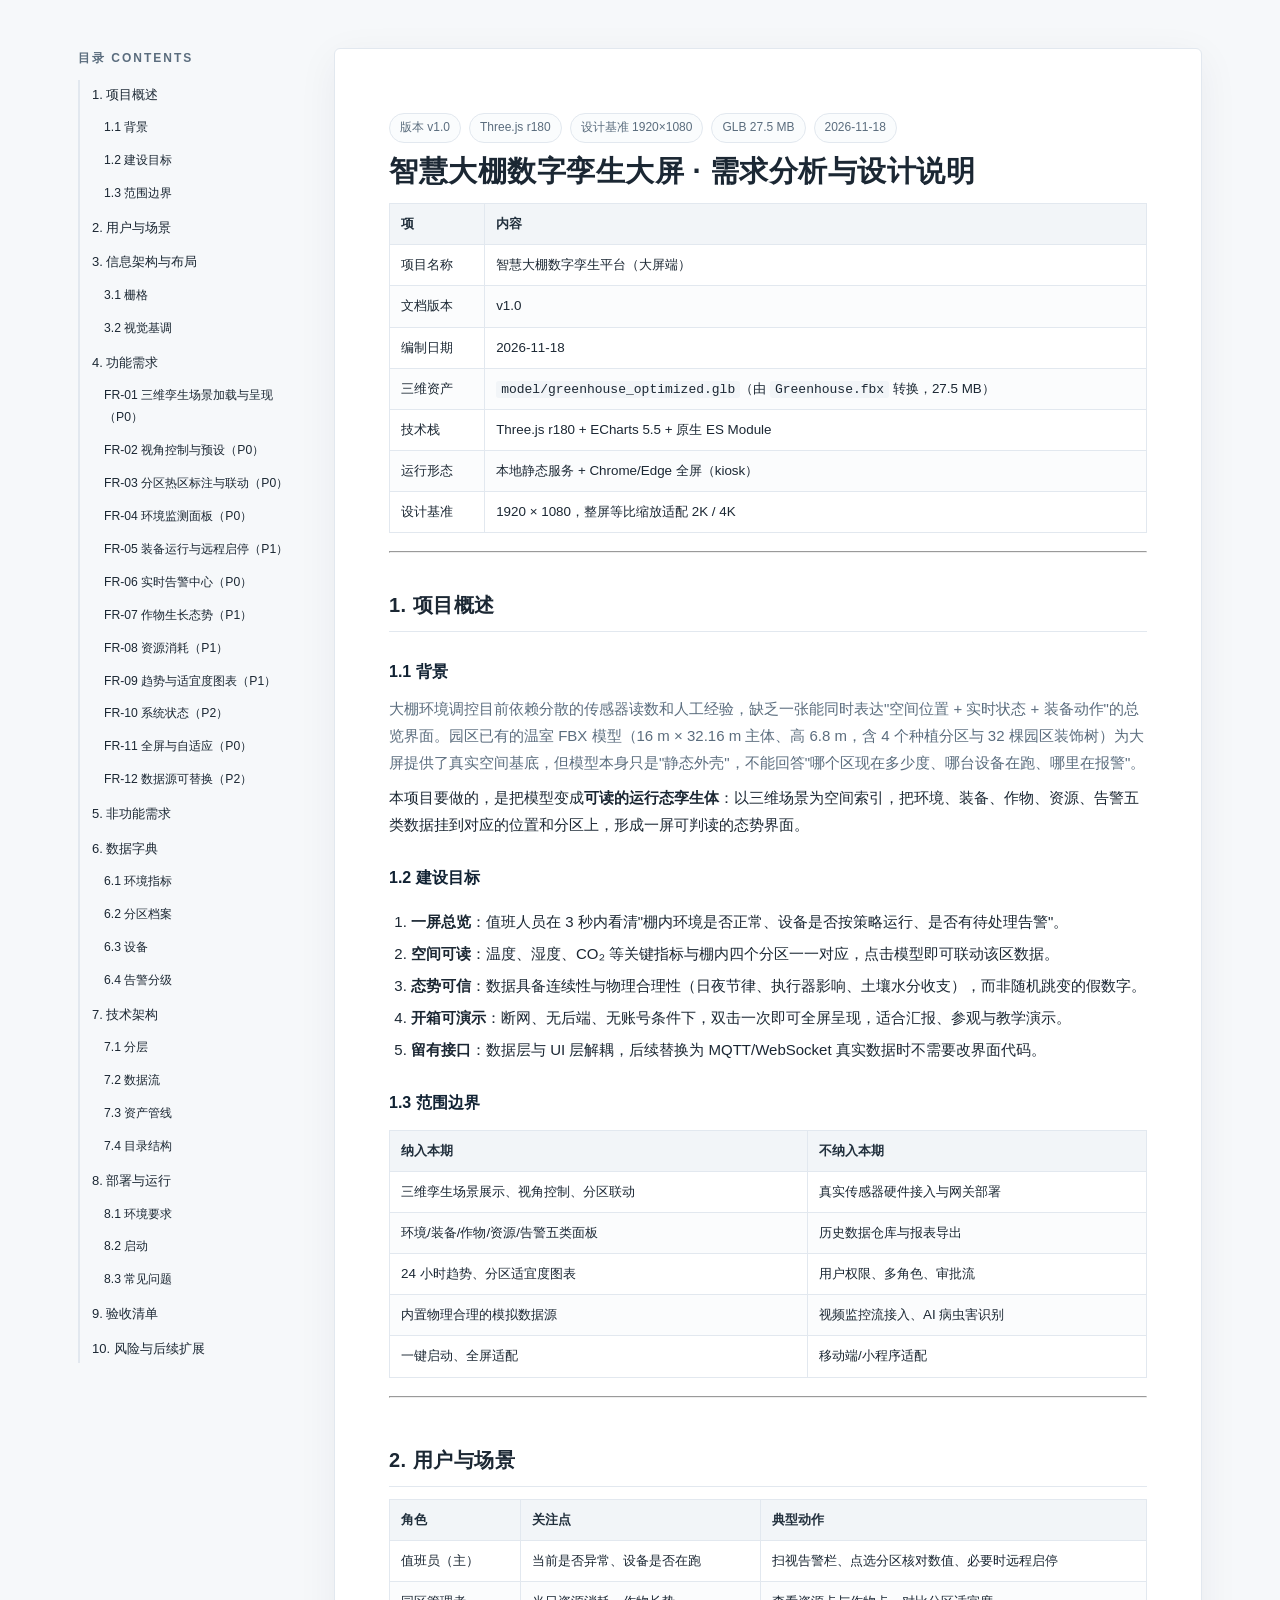
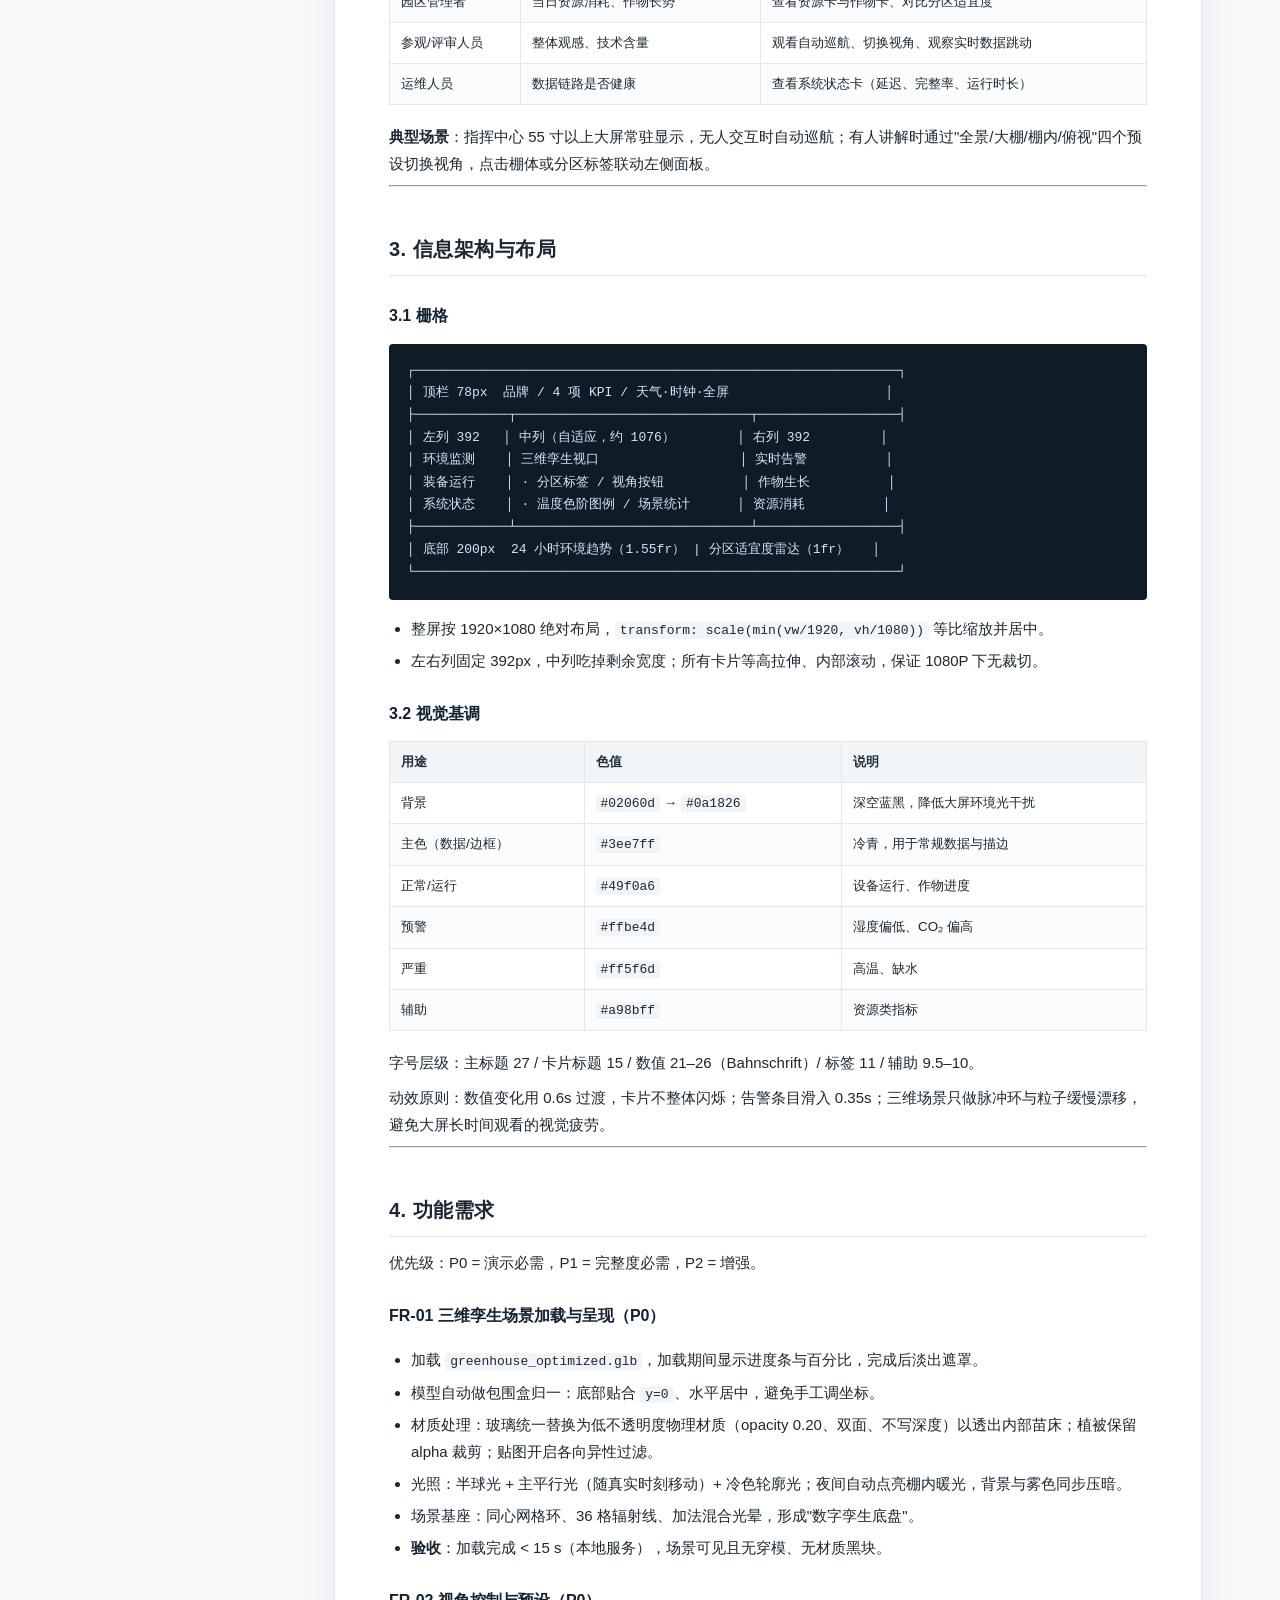
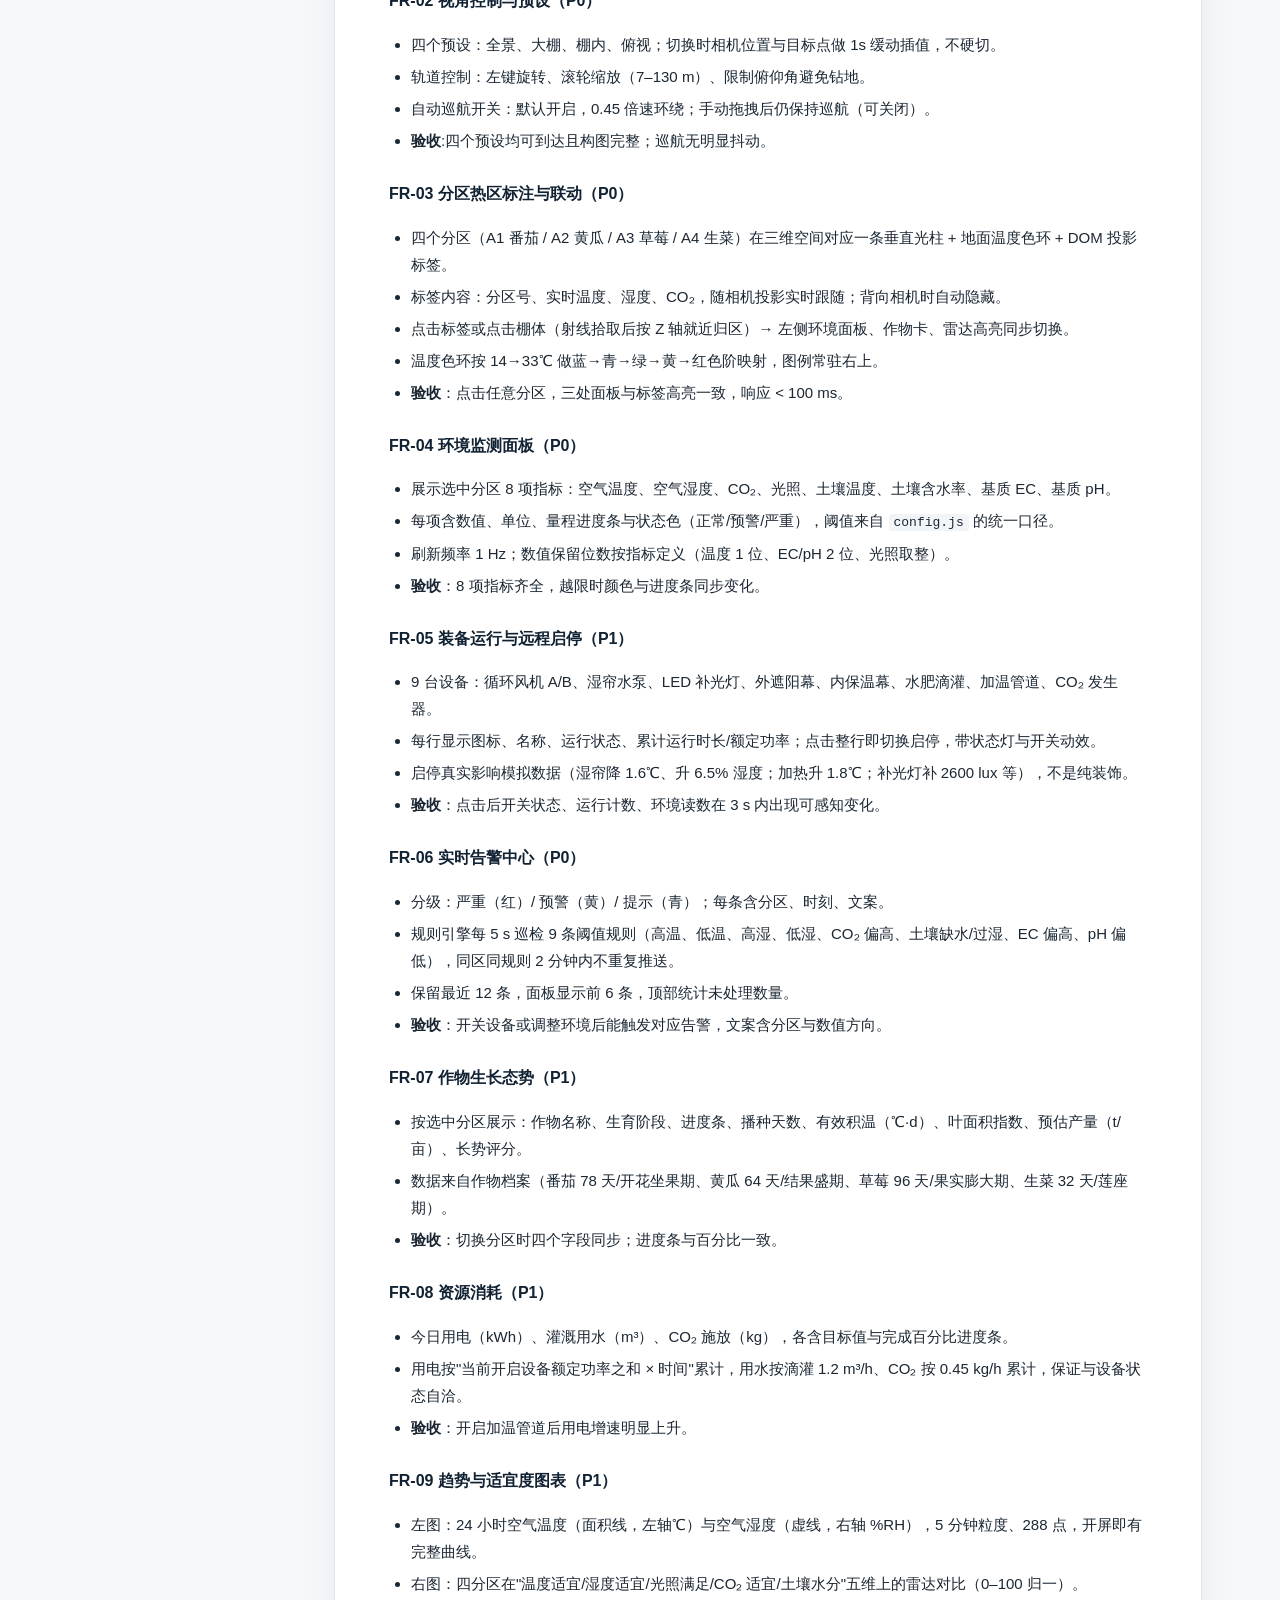
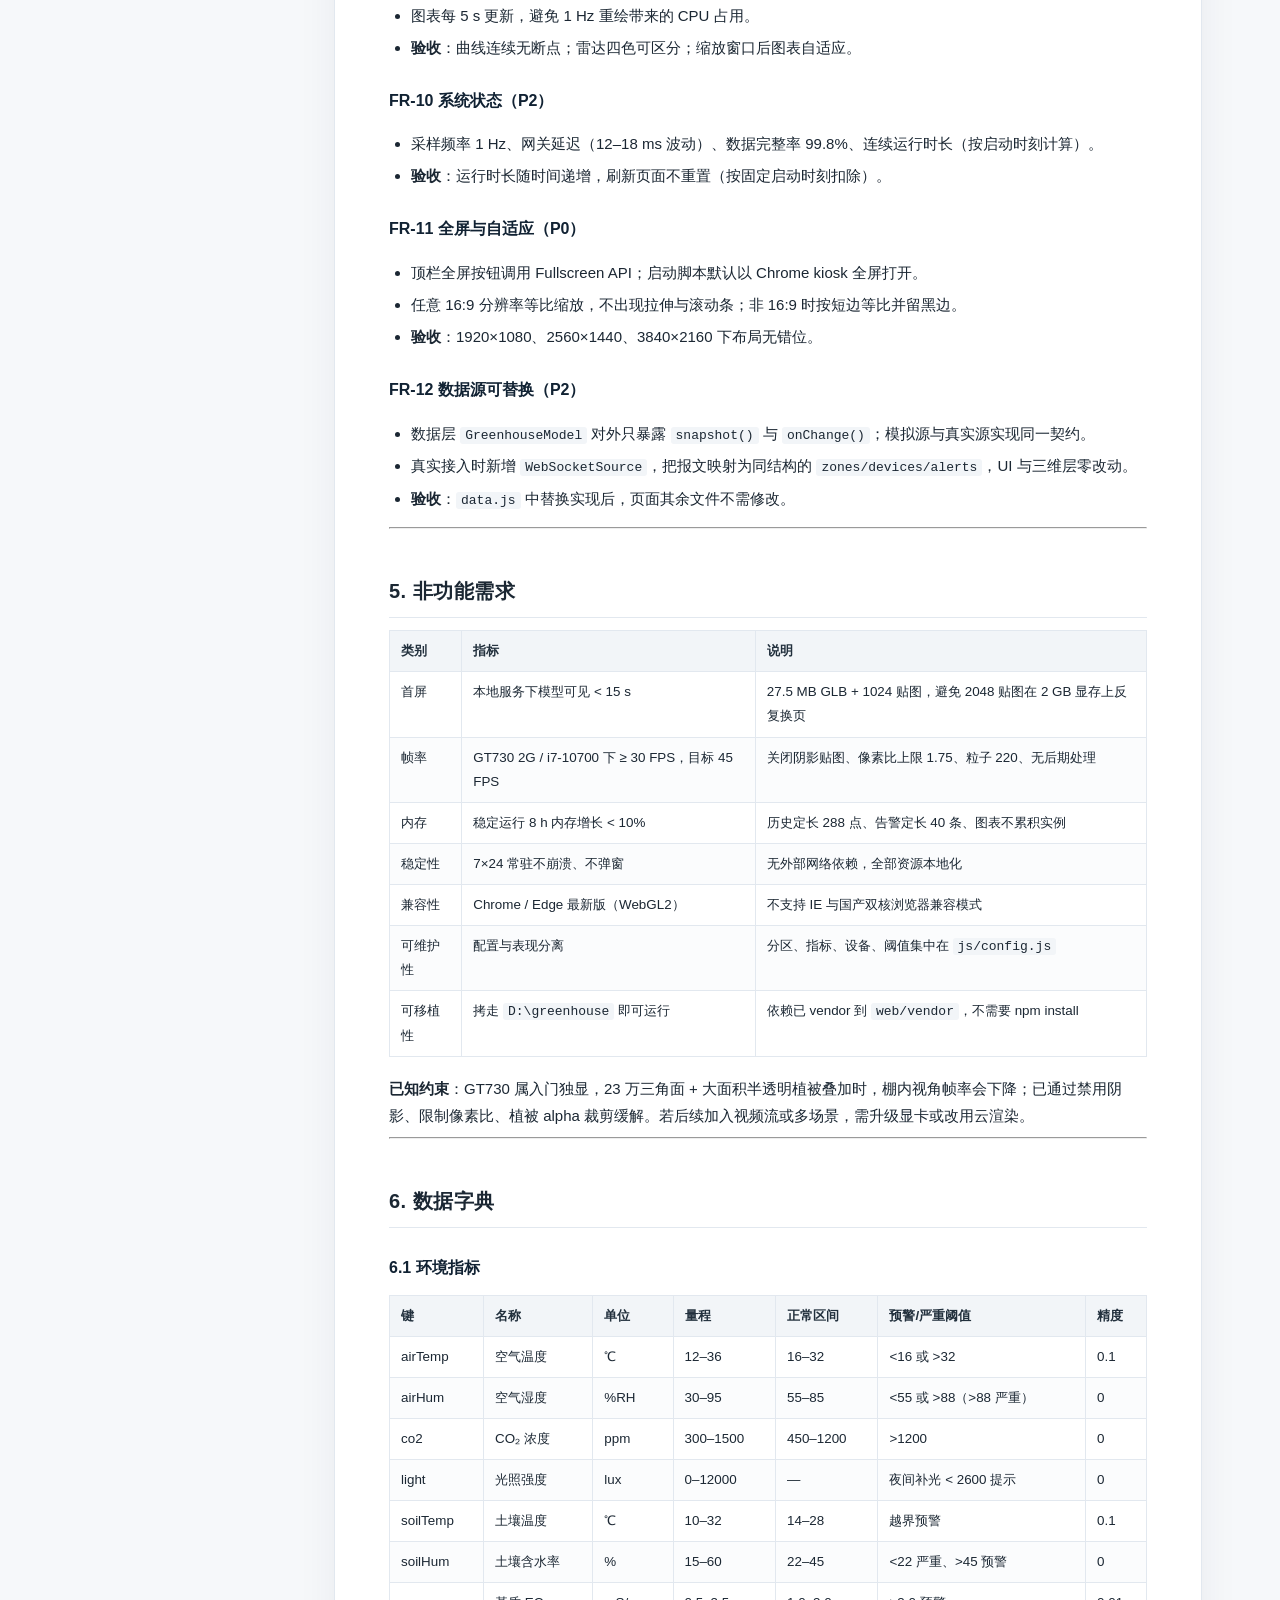
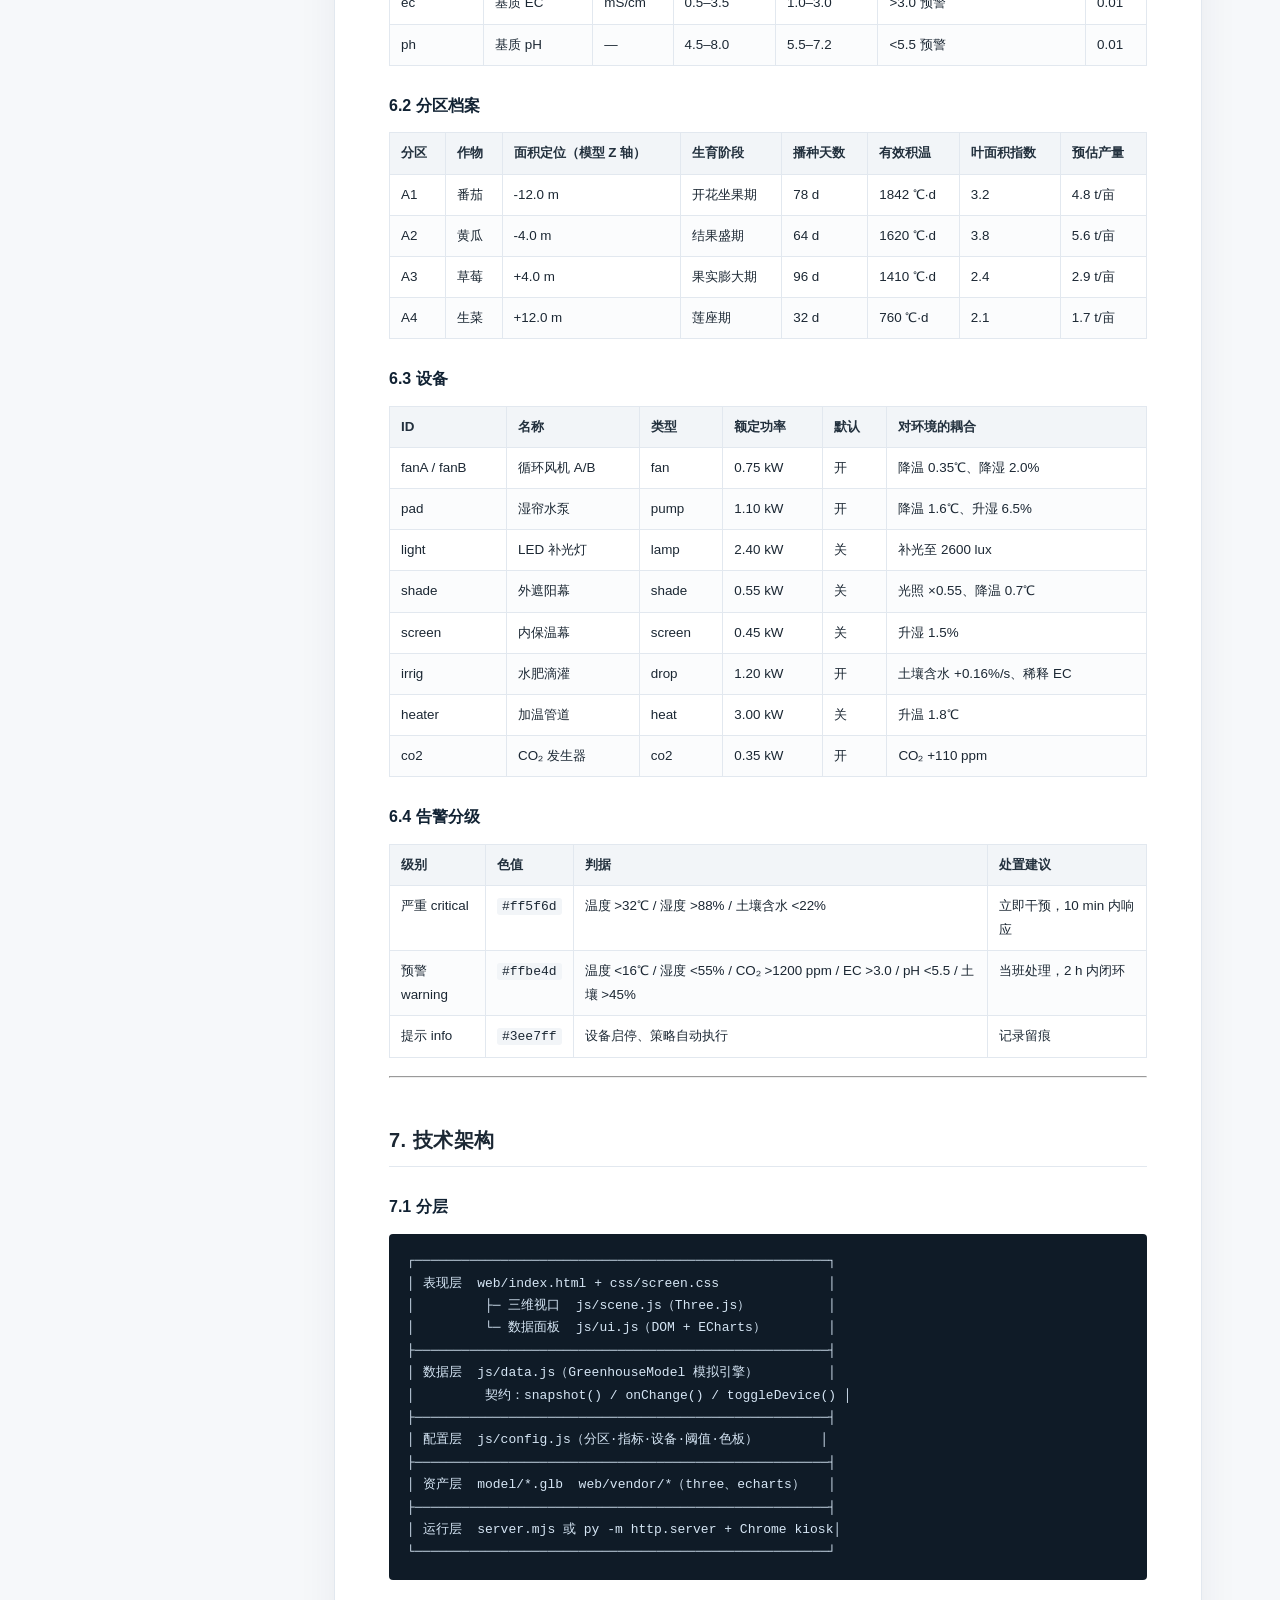
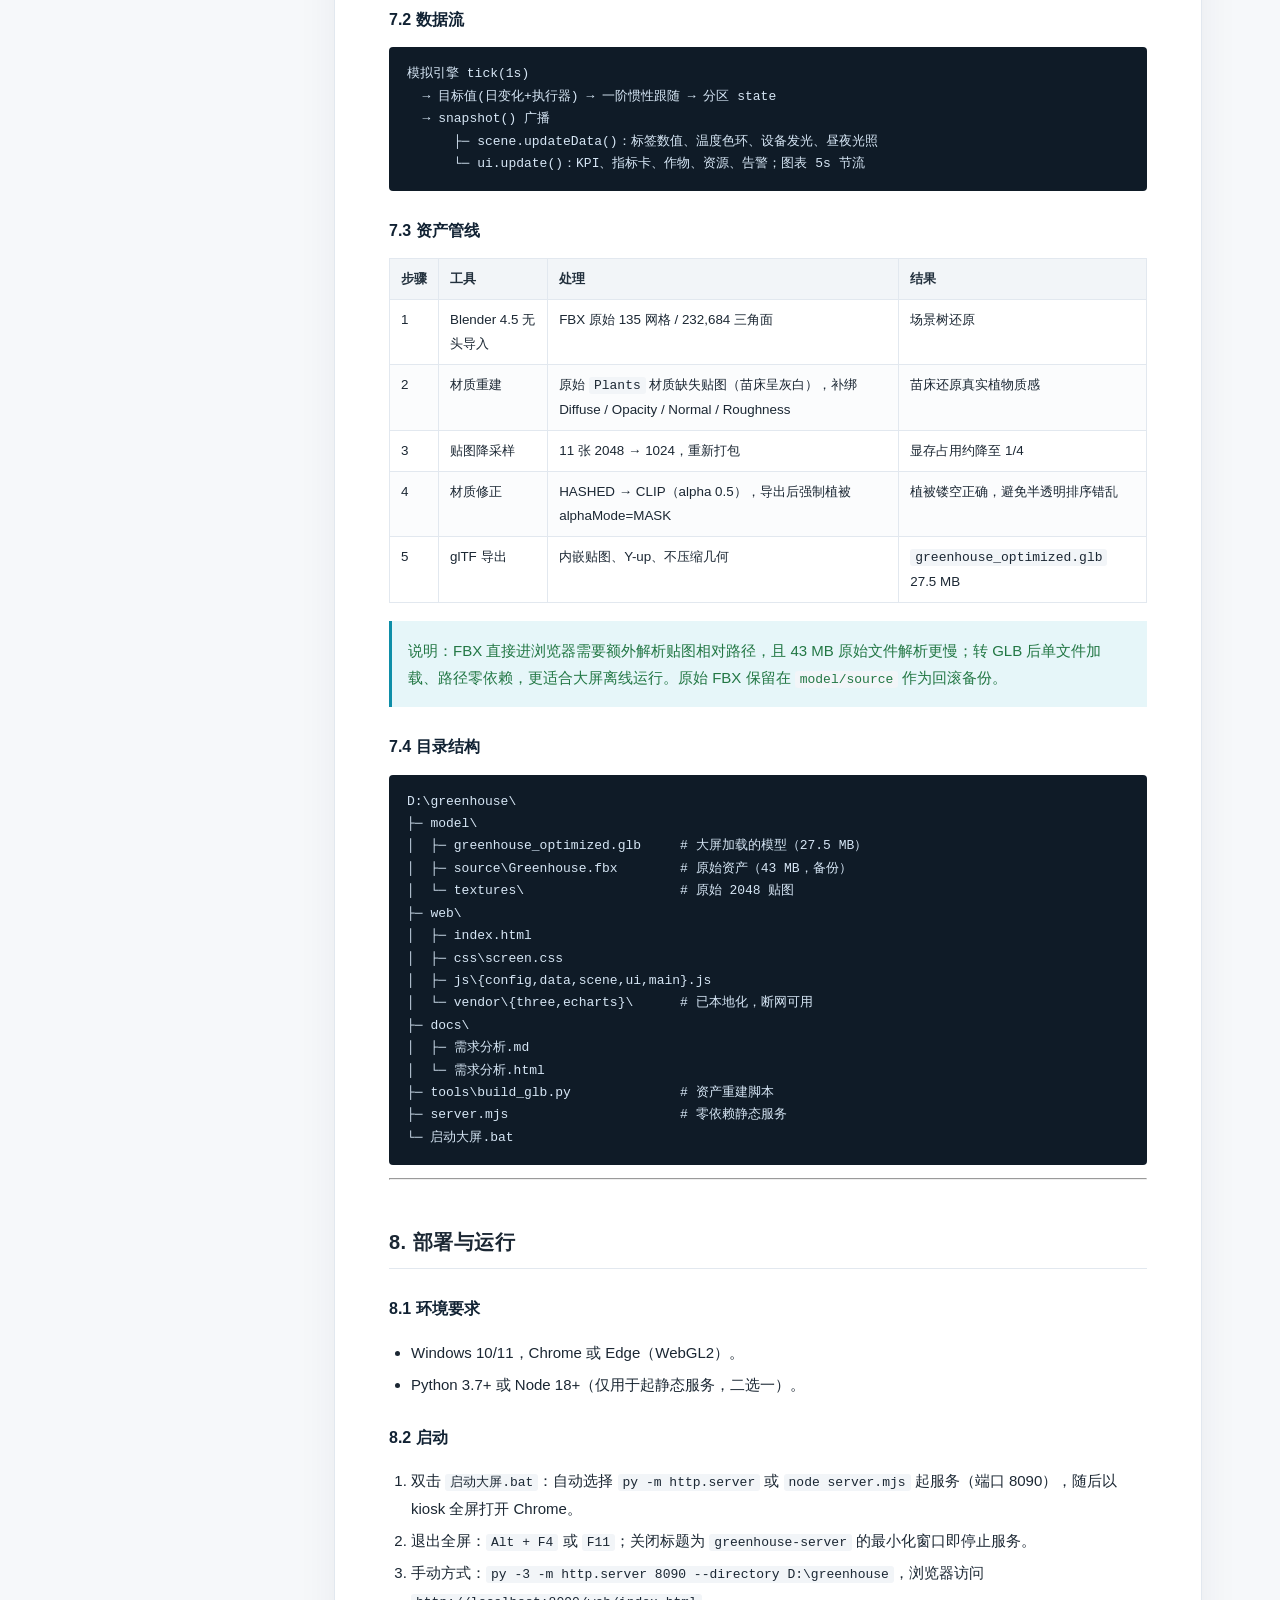
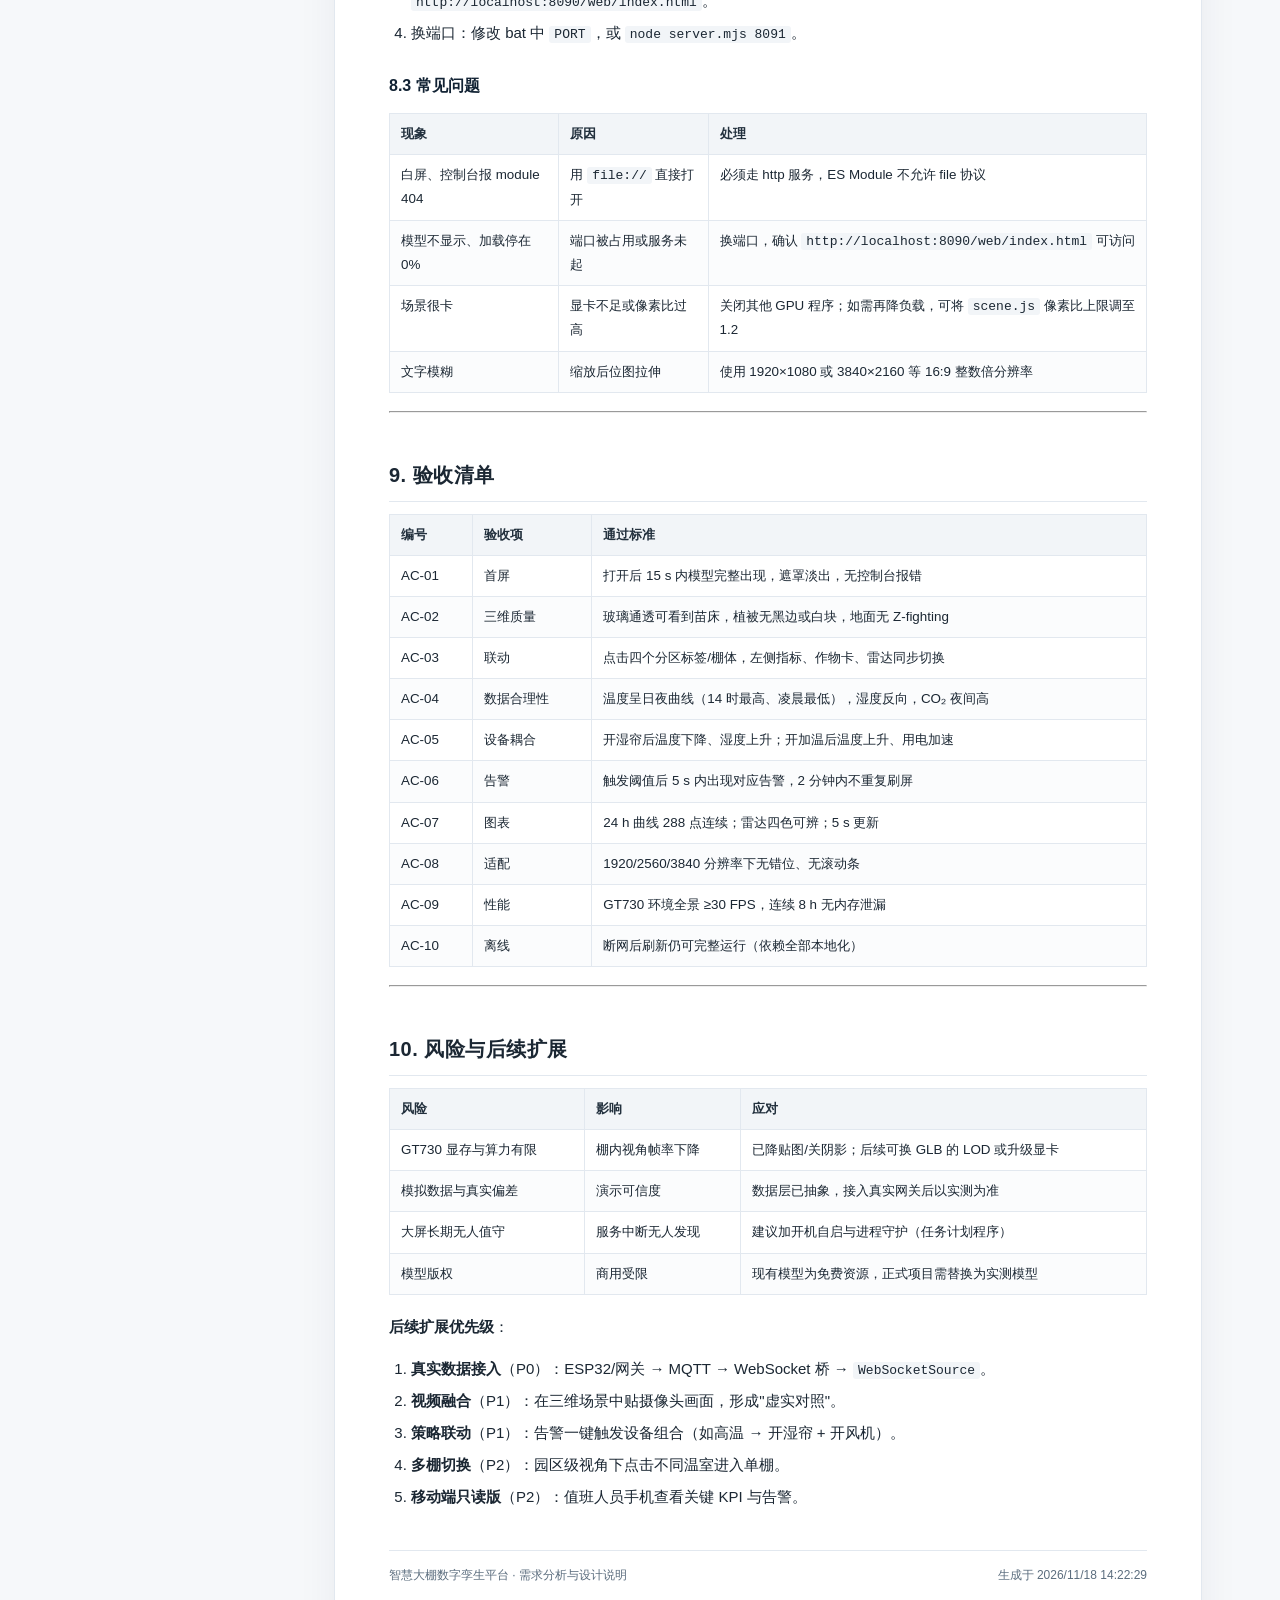
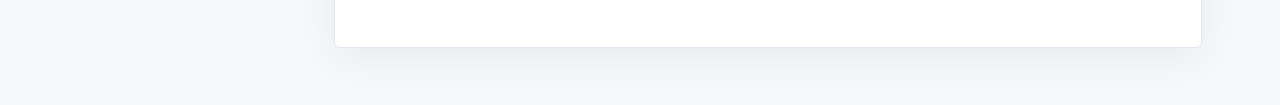
<file: docs/需求分析.html>
<!DOCTYPE html>
<html lang="zh-CN">
<head>
<meta charset="UTF-8" />
<meta name="viewport" content="width=device-width, initial-scale=1" />
<title>智慧大棚数字孪生大屏 · 需求分析与设计说明</title>
<style>
  :root {
    --ink: #1b2733; --dim: #5b6d7e; --line: #e2e8ef;
    --accent: #0e8ea8; --accent-soft: #e6f6f9; --bg: #f6f8fa;
  }
  * { box-sizing: border-box; }
  body {
    margin: 0; background: var(--bg); color: var(--ink);
    font-family: "Microsoft YaHei", "PingFang SC", "Segoe UI", sans-serif;
    font-size: 15px; line-height: 1.8;
  }
  .wrap { max-width: 1180px; margin: 0 auto; padding: 48px 28px 80px; display: grid; grid-template-columns: 220px 1fr; gap: 36px; }
  .toc { position: sticky; top: 28px; align-self: start; font-size: 13px; }
  .toc h3 { font-size: 12px; letter-spacing: 2px; color: var(--dim); font-weight: 600; margin: 0 0 10px; }
  .toc ul { list-style: none; margin: 0; padding: 0; border-left: 2px solid var(--line); }
  .toc li { padding: 3px 0 3px 12px; }
  .toc li.lv3 { padding-left: 24px; font-size: 12.2px; color: var(--dim); }
  .toc a { color: var(--ink); text-decoration: none; }
  .toc a:hover { color: var(--accent); }
  .doc { background: #fff; border: 1px solid var(--line); border-radius: 6px; padding: 46px 54px 60px; box-shadow: 0 10px 40px rgba(20,40,60,.06); min-width: 0; }
  h1 { font-size: 29px; line-height: 1.4; margin: 0 0 8px; letter-spacing: .5px; }
  h1 + p, .doc > p:first-of-type { color: var(--dim); }
  h2 { font-size: 20px; margin: 44px 0 12px; padding-bottom: 8px; border-bottom: 1px solid var(--line); letter-spacing: .5px; }
  h2:first-of-type { margin-top: 34px; }
  h3 { font-size: 16px; margin: 26px 0 8px; color: #123; }
  h4 { font-size: 14.5px; margin: 18px 0 6px; }
  p { margin: 8px 0; }
  table { width: 100%; border-collapse: collapse; margin: 12px 0 18px; font-size: 13.4px; }
  th, td { border: 1px solid var(--line); padding: 8px 11px; text-align: left; vertical-align: top; }
  th { background: #f2f5f8; font-weight: 600; color: #22303d; white-space: nowrap; }
  tr:nth-child(even) td { background: #fbfcfd; }
  code { background: #f2f5f8; padding: 1px 5px; border-radius: 3px; font-family: Consolas, monospace; font-size: 13px; }
  pre { background: #0f1b27; color: #d6e6f5; padding: 16px 18px; border-radius: 4px; overflow: auto; font-size: 12.6px; line-height: 1.7; }
  pre code { background: none; padding: 0; color: inherit; }
  blockquote { margin: 12px 0; padding: 8px 16px; border-left: 3px solid var(--accent); background: var(--accent-soft); color: #274; }
  ul, ol { padding-left: 22px; }
  li { margin: 5px 0; }
  .meta-chips { display: flex; flex-wrap: wrap; gap: 8px; margin: 18px 0 8px; }
  .chip { font-size: 12px; padding: 3px 10px; border: 1px solid var(--line); border-radius: 99px; color: var(--dim); background: #fafcfd; }
  .foot { margin-top: 40px; padding-top: 14px; border-top: 1px solid var(--line); font-size: 12px; color: var(--dim); display: flex; justify-content: space-between; }
  @media print {
    body { background: #fff; font-size: 11.5pt; }
    .toc { display: none; }
    .wrap { display: block; max-width: none; padding: 0; }
    .doc { border: none; box-shadow: none; padding: 0; }
    h2 { page-break-after: avoid; }
    table, pre { page-break-inside: avoid; }
  }
  @media (max-width: 960px) {
    .wrap { grid-template-columns: 1fr; padding: 20px 12px 40px; }
    .toc { position: static; }
    .doc { padding: 26px 18px 40px; }
  }
</style>
</head>
<body>
<div class="wrap">
  <aside class="toc">
    <h3>目录 CONTENTS</h3>
    <ul><li class="lv2"><a href="#sec-1">1. 项目概述</a></li>
<li class="lv3"><a href="#sec-2">1.1 背景</a></li>
<li class="lv3"><a href="#sec-3">1.2 建设目标</a></li>
<li class="lv3"><a href="#sec-4">1.3 范围边界</a></li>
<li class="lv2"><a href="#sec-5">2. 用户与场景</a></li>
<li class="lv2"><a href="#sec-6">3. 信息架构与布局</a></li>
<li class="lv3"><a href="#sec-7">3.1 栅格</a></li>
<li class="lv3"><a href="#sec-8">3.2 视觉基调</a></li>
<li class="lv2"><a href="#sec-9">4. 功能需求</a></li>
<li class="lv3"><a href="#sec-10">FR-01 三维孪生场景加载与呈现（P0）</a></li>
<li class="lv3"><a href="#sec-11">FR-02 视角控制与预设（P0）</a></li>
<li class="lv3"><a href="#sec-12">FR-03 分区热区标注与联动（P0）</a></li>
<li class="lv3"><a href="#sec-13">FR-04 环境监测面板（P0）</a></li>
<li class="lv3"><a href="#sec-14">FR-05 装备运行与远程启停（P1）</a></li>
<li class="lv3"><a href="#sec-15">FR-06 实时告警中心（P0）</a></li>
<li class="lv3"><a href="#sec-16">FR-07 作物生长态势（P1）</a></li>
<li class="lv3"><a href="#sec-17">FR-08 资源消耗（P1）</a></li>
<li class="lv3"><a href="#sec-18">FR-09 趋势与适宜度图表（P1）</a></li>
<li class="lv3"><a href="#sec-19">FR-10 系统状态（P2）</a></li>
<li class="lv3"><a href="#sec-20">FR-11 全屏与自适应（P0）</a></li>
<li class="lv3"><a href="#sec-21">FR-12 数据源可替换（P2）</a></li>
<li class="lv2"><a href="#sec-22">5. 非功能需求</a></li>
<li class="lv2"><a href="#sec-23">6. 数据字典</a></li>
<li class="lv3"><a href="#sec-24">6.1 环境指标</a></li>
<li class="lv3"><a href="#sec-25">6.2 分区档案</a></li>
<li class="lv3"><a href="#sec-26">6.3 设备</a></li>
<li class="lv3"><a href="#sec-27">6.4 告警分级</a></li>
<li class="lv2"><a href="#sec-28">7. 技术架构</a></li>
<li class="lv3"><a href="#sec-29">7.1 分层</a></li>
<li class="lv3"><a href="#sec-30">7.2 数据流</a></li>
<li class="lv3"><a href="#sec-31">7.3 资产管线</a></li>
<li class="lv3"><a href="#sec-32">7.4 目录结构</a></li>
<li class="lv2"><a href="#sec-33">8. 部署与运行</a></li>
<li class="lv3"><a href="#sec-34">8.1 环境要求</a></li>
<li class="lv3"><a href="#sec-35">8.2 启动</a></li>
<li class="lv3"><a href="#sec-36">8.3 常见问题</a></li>
<li class="lv2"><a href="#sec-37">9. 验收清单</a></li>
<li class="lv2"><a href="#sec-38">10. 风险与后续扩展</a></li></ul>
  </aside>
  <main class="doc">
    <div class="meta-chips">
      <span class="chip">版本 v1.0</span>
      <span class="chip">Three.js r180</span>
      <span class="chip">设计基准 1920×1080</span>
      <span class="chip">GLB 27.5 MB</span>
      <span class="chip">2026-11-18</span>
    </div>
    <h1>智慧大棚数字孪生大屏 · 需求分析与设计说明</h1>
<table>
<thead>
<tr>
<th>项</th>
<th>内容</th>
</tr>
</thead>
<tbody><tr>
<td>项目名称</td>
<td>智慧大棚数字孪生平台（大屏端）</td>
</tr>
<tr>
<td>文档版本</td>
<td>v1.0</td>
</tr>
<tr>
<td>编制日期</td>
<td>2026-11-18</td>
</tr>
<tr>
<td>三维资产</td>
<td><code>model/greenhouse_optimized.glb</code>（由 <code>Greenhouse.fbx</code> 转换，27.5 MB）</td>
</tr>
<tr>
<td>技术栈</td>
<td>Three.js r180 + ECharts 5.5 + 原生 ES Module</td>
</tr>
<tr>
<td>运行形态</td>
<td>本地静态服务 + Chrome/Edge 全屏（kiosk）</td>
</tr>
<tr>
<td>设计基准</td>
<td>1920 × 1080，整屏等比缩放适配 2K / 4K</td>
</tr>
</tbody></table>
<hr>
<h2 id="sec-1">1. 项目概述</h2>
<h3 id="sec-2">1.1 背景</h3>
<p>大棚环境调控目前依赖分散的传感器读数和人工经验，缺乏一张能同时表达&quot;空间位置 + 实时状态 + 装备动作&quot;的总览界面。园区已有的温室 FBX 模型（16 m × 32.16 m 主体、高 6.8 m，含 4 个种植分区与 32 棵园区装饰树）为大屏提供了真实空间基底，但模型本身只是&quot;静态外壳&quot;，不能回答&quot;哪个区现在多少度、哪台设备在跑、哪里在报警&quot;。</p>
<p>本项目要做的，是把模型变成<strong>可读的运行态孪生体</strong>：以三维场景为空间索引，把环境、装备、作物、资源、告警五类数据挂到对应的位置和分区上，形成一屏可判读的态势界面。</p>
<h3 id="sec-3">1.2 建设目标</h3>
<ol>
<li><strong>一屏总览</strong>：值班人员在 3 秒内看清&quot;棚内环境是否正常、设备是否按策略运行、是否有待处理告警&quot;。</li>
<li><strong>空间可读</strong>：温度、湿度、CO₂ 等关键指标与棚内四个分区一一对应，点击模型即可联动该区数据。</li>
<li><strong>态势可信</strong>：数据具备连续性与物理合理性（日夜节律、执行器影响、土壤水分收支），而非随机跳变的假数字。</li>
<li><strong>开箱可演示</strong>：断网、无后端、无账号条件下，双击一次即可全屏呈现，适合汇报、参观与教学演示。</li>
<li><strong>留有接口</strong>：数据层与 UI 层解耦，后续替换为 MQTT/WebSocket 真实数据时不需要改界面代码。</li>
</ol>
<h3 id="sec-4">1.3 范围边界</h3>
<table>
<thead>
<tr>
<th>纳入本期</th>
<th>不纳入本期</th>
</tr>
</thead>
<tbody><tr>
<td>三维孪生场景展示、视角控制、分区联动</td>
<td>真实传感器硬件接入与网关部署</td>
</tr>
<tr>
<td>环境/装备/作物/资源/告警五类面板</td>
<td>历史数据仓库与报表导出</td>
</tr>
<tr>
<td>24 小时趋势、分区适宜度图表</td>
<td>用户权限、多角色、审批流</td>
</tr>
<tr>
<td>内置物理合理的模拟数据源</td>
<td>视频监控流接入、AI 病虫害识别</td>
</tr>
<tr>
<td>一键启动、全屏适配</td>
<td>移动端/小程序适配</td>
</tr>
</tbody></table>
<hr>
<h2 id="sec-5">2. 用户与场景</h2>
<table>
<thead>
<tr>
<th>角色</th>
<th>关注点</th>
<th>典型动作</th>
</tr>
</thead>
<tbody><tr>
<td>值班员（主）</td>
<td>当前是否异常、设备是否在跑</td>
<td>扫视告警栏、点选分区核对数值、必要时远程启停</td>
</tr>
<tr>
<td>园区管理者</td>
<td>当日资源消耗、作物长势</td>
<td>查看资源卡与作物卡、对比分区适宜度</td>
</tr>
<tr>
<td>参观/评审人员</td>
<td>整体观感、技术含量</td>
<td>观看自动巡航、切换视角、观察实时数据跳动</td>
</tr>
<tr>
<td>运维人员</td>
<td>数据链路是否健康</td>
<td>查看系统状态卡（延迟、完整率、运行时长）</td>
</tr>
</tbody></table>
<p><strong>典型场景</strong>：指挥中心 55 寸以上大屏常驻显示，无人交互时自动巡航；有人讲解时通过&quot;全景/大棚/棚内/俯视&quot;四个预设切换视角，点击棚体或分区标签联动左侧面板。</p>
<hr>
<h2 id="sec-6">3. 信息架构与布局</h2>
<h3 id="sec-7">3.1 栅格</h3>
<pre><code>┌──────────────────────────────────────────────────────────────┐
│ 顶栏 78px  品牌 / 4 项 KPI / 天气·时钟·全屏                    │
├────────────┬──────────────────────────────┬──────────────────┤
│ 左列 392   │ 中列（自适应，约 1076）        │ 右列 392         │
│ 环境监测    │ 三维孪生视口                  │ 实时告警          │
│ 装备运行    │ · 分区标签 / 视角按钮          │ 作物生长          │
│ 系统状态    │ · 温度色阶图例 / 场景统计      │ 资源消耗          │
├────────────┴──────────────────────────────┴──────────────────┤
│ 底部 200px  24 小时环境趋势（1.55fr） | 分区适宜度雷达（1fr）   │
└──────────────────────────────────────────────────────────────┘
</code></pre>
<ul>
<li>整屏按 1920×1080 绝对布局，<code>transform: scale(min(vw/1920, vh/1080))</code> 等比缩放并居中。</li>
<li>左右列固定 392px，中列吃掉剩余宽度；所有卡片等高拉伸、内部滚动，保证 1080P 下无裁切。</li>
</ul>
<h3 id="sec-8">3.2 视觉基调</h3>
<table>
<thead>
<tr>
<th>用途</th>
<th>色值</th>
<th>说明</th>
</tr>
</thead>
<tbody><tr>
<td>背景</td>
<td><code>#02060d</code> → <code>#0a1826</code></td>
<td>深空蓝黑，降低大屏环境光干扰</td>
</tr>
<tr>
<td>主色（数据/边框）</td>
<td><code>#3ee7ff</code></td>
<td>冷青，用于常规数据与描边</td>
</tr>
<tr>
<td>正常/运行</td>
<td><code>#49f0a6</code></td>
<td>设备运行、作物进度</td>
</tr>
<tr>
<td>预警</td>
<td><code>#ffbe4d</code></td>
<td>湿度偏低、CO₂ 偏高</td>
</tr>
<tr>
<td>严重</td>
<td><code>#ff5f6d</code></td>
<td>高温、缺水</td>
</tr>
<tr>
<td>辅助</td>
<td><code>#a98bff</code></td>
<td>资源类指标</td>
</tr>
</tbody></table>
<p>字号层级：主标题 27 / 卡片标题 15 / 数值 21–26（Bahnschrift）/ 标签 11 / 辅助 9.5–10。</p>
<p>动效原则：数值变化用 0.6s 过渡，卡片不整体闪烁；告警条目滑入 0.35s；三维场景只做脉冲环与粒子缓慢漂移，避免大屏长时间观看的视觉疲劳。</p>
<hr>
<h2 id="sec-9">4. 功能需求</h2>
<p>优先级：P0 = 演示必需，P1 = 完整度必需，P2 = 增强。</p>
<h3 id="sec-10">FR-01 三维孪生场景加载与呈现（P0）</h3>
<ul>
<li>加载 <code>greenhouse_optimized.glb</code>，加载期间显示进度条与百分比，完成后淡出遮罩。</li>
<li>模型自动做包围盒归一：底部贴合 <code>y=0</code>、水平居中，避免手工调坐标。</li>
<li>材质处理：玻璃统一替换为低不透明度物理材质（opacity 0.20、双面、不写深度）以透出内部苗床；植被保留 alpha 裁剪；贴图开启各向异性过滤。</li>
<li>光照：半球光 + 主平行光（随真实时刻移动）+ 冷色轮廓光；夜间自动点亮棚内暖光，背景与雾色同步压暗。</li>
<li>场景基座：同心网格环、36 格辐射线、加法混合光晕，形成&quot;数字孪生底盘&quot;。</li>
<li><strong>验收</strong>：加载完成 &lt; 15 s（本地服务），场景可见且无穿模、无材质黑块。</li>
</ul>
<h3 id="sec-11">FR-02 视角控制与预设（P0）</h3>
<ul>
<li>四个预设：全景、大棚、棚内、俯视；切换时相机位置与目标点做 1s 缓动插值，不硬切。</li>
<li>轨道控制：左键旋转、滚轮缩放（7–130 m）、限制俯仰角避免钻地。</li>
<li>自动巡航开关：默认开启，0.45 倍速环绕；手动拖拽后仍保持巡航（可关闭）。</li>
<li><strong>验收</strong>:四个预设均可到达且构图完整；巡航无明显抖动。</li>
</ul>
<h3 id="sec-12">FR-03 分区热区标注与联动（P0）</h3>
<ul>
<li>四个分区（A1 番茄 / A2 黄瓜 / A3 草莓 / A4 生菜）在三维空间对应一条垂直光柱 + 地面温度色环 + DOM 投影标签。</li>
<li>标签内容：分区号、实时温度、湿度、CO₂，随相机投影实时跟随；背向相机时自动隐藏。</li>
<li>点击标签或点击棚体（射线拾取后按 Z 轴就近归区）→ 左侧环境面板、作物卡、雷达高亮同步切换。</li>
<li>温度色环按 14→33℃ 做蓝→青→绿→黄→红色阶映射，图例常驻右上。</li>
<li><strong>验收</strong>：点击任意分区，三处面板与标签高亮一致，响应 &lt; 100 ms。</li>
</ul>
<h3 id="sec-13">FR-04 环境监测面板（P0）</h3>
<ul>
<li>展示选中分区 8 项指标：空气温度、空气湿度、CO₂、光照、土壤温度、土壤含水率、基质 EC、基质 pH。</li>
<li>每项含数值、单位、量程进度条与状态色（正常/预警/严重），阈值来自 <code>config.js</code> 的统一口径。</li>
<li>刷新频率 1 Hz；数值保留位数按指标定义（温度 1 位、EC/pH 2 位、光照取整）。</li>
<li><strong>验收</strong>：8 项指标齐全，越限时颜色与进度条同步变化。</li>
</ul>
<h3 id="sec-14">FR-05 装备运行与远程启停（P1）</h3>
<ul>
<li>9 台设备：循环风机 A/B、湿帘水泵、LED 补光灯、外遮阳幕、内保温幕、水肥滴灌、加温管道、CO₂ 发生器。</li>
<li>每行显示图标、名称、运行状态、累计运行时长/额定功率；点击整行即切换启停，带状态灯与开关动效。</li>
<li>启停真实影响模拟数据（湿帘降 1.6℃、升 6.5% 湿度；加热升 1.8℃；补光灯补 2600 lux 等），不是纯装饰。</li>
<li><strong>验收</strong>：点击后开关状态、运行计数、环境读数在 3 s 内出现可感知变化。</li>
</ul>
<h3 id="sec-15">FR-06 实时告警中心（P0）</h3>
<ul>
<li>分级：严重（红）/ 预警（黄）/ 提示（青）；每条含分区、时刻、文案。</li>
<li>规则引擎每 5 s 巡检 9 条阈值规则（高温、低温、高湿、低湿、CO₂ 偏高、土壤缺水/过湿、EC 偏高、pH 偏低），同区同规则 2 分钟内不重复推送。</li>
<li>保留最近 12 条，面板显示前 6 条，顶部统计未处理数量。</li>
<li><strong>验收</strong>：开关设备或调整环境后能触发对应告警，文案含分区与数值方向。</li>
</ul>
<h3 id="sec-16">FR-07 作物生长态势（P1）</h3>
<ul>
<li>按选中分区展示：作物名称、生育阶段、进度条、播种天数、有效积温（℃·d）、叶面积指数、预估产量（t/亩）、长势评分。</li>
<li>数据来自作物档案（番茄 78 天/开花坐果期、黄瓜 64 天/结果盛期、草莓 96 天/果实膨大期、生菜 32 天/莲座期）。</li>
<li><strong>验收</strong>：切换分区时四个字段同步；进度条与百分比一致。</li>
</ul>
<h3 id="sec-17">FR-08 资源消耗（P1）</h3>
<ul>
<li>今日用电（kWh）、灌溉用水（m³）、CO₂ 施放（kg），各含目标值与完成百分比进度条。</li>
<li>用电按&quot;当前开启设备额定功率之和 × 时间&quot;累计，用水按滴灌 1.2 m³/h、CO₂ 按 0.45 kg/h 累计，保证与设备状态自洽。</li>
<li><strong>验收</strong>：开启加温管道后用电增速明显上升。</li>
</ul>
<h3 id="sec-18">FR-09 趋势与适宜度图表（P1）</h3>
<ul>
<li>左图：24 小时空气温度（面积线，左轴℃）与空气湿度（虚线，右轴 %RH），5 分钟粒度、288 点，开屏即有完整曲线。</li>
<li>右图：四分区在&quot;温度适宜/湿度适宜/光照满足/CO₂ 适宜/土壤水分&quot;五维上的雷达对比（0–100 归一）。</li>
<li>图表每 5 s 更新，避免 1 Hz 重绘带来的 CPU 占用。</li>
<li><strong>验收</strong>：曲线连续无断点；雷达四色可区分；缩放窗口后图表自适应。</li>
</ul>
<h3 id="sec-19">FR-10 系统状态（P2）</h3>
<ul>
<li>采样频率 1 Hz、网关延迟（12–18 ms 波动）、数据完整率 99.8%、连续运行时长（按启动时刻计算）。</li>
<li><strong>验收</strong>：运行时长随时间递增，刷新页面不重置（按固定启动时刻扣除）。</li>
</ul>
<h3 id="sec-20">FR-11 全屏与自适应（P0）</h3>
<ul>
<li>顶栏全屏按钮调用 Fullscreen API；启动脚本默认以 Chrome kiosk 全屏打开。</li>
<li>任意 16:9 分辨率等比缩放，不出现拉伸与滚动条；非 16:9 时按短边等比并留黑边。</li>
<li><strong>验收</strong>：1920×1080、2560×1440、3840×2160 下布局无错位。</li>
</ul>
<h3 id="sec-21">FR-12 数据源可替换（P2）</h3>
<ul>
<li>数据层 <code>GreenhouseModel</code> 对外只暴露 <code>snapshot()</code> 与 <code>onChange()</code>；模拟源与真实源实现同一契约。</li>
<li>真实接入时新增 <code>WebSocketSource</code>，把报文映射为同结构的 <code>zones/devices/alerts</code>，UI 与三维层零改动。</li>
<li><strong>验收</strong>：<code>data.js</code> 中替换实现后，页面其余文件不需修改。</li>
</ul>
<hr>
<h2 id="sec-22">5. 非功能需求</h2>
<table>
<thead>
<tr>
<th>类别</th>
<th>指标</th>
<th>说明</th>
</tr>
</thead>
<tbody><tr>
<td>首屏</td>
<td>本地服务下模型可见 &lt; 15 s</td>
<td>27.5 MB GLB + 1024 贴图，避免 2048 贴图在 2 GB 显存上反复换页</td>
</tr>
<tr>
<td>帧率</td>
<td>GT730 2G / i7-10700 下 ≥ 30 FPS，目标 45 FPS</td>
<td>关闭阴影贴图、像素比上限 1.75、粒子 220、无后期处理</td>
</tr>
<tr>
<td>内存</td>
<td>稳定运行 8 h 内存增长 &lt; 10%</td>
<td>历史定长 288 点、告警定长 40 条、图表不累积实例</td>
</tr>
<tr>
<td>稳定性</td>
<td>7×24 常驻不崩溃、不弹窗</td>
<td>无外部网络依赖，全部资源本地化</td>
</tr>
<tr>
<td>兼容性</td>
<td>Chrome / Edge 最新版（WebGL2）</td>
<td>不支持 IE 与国产双核浏览器兼容模式</td>
</tr>
<tr>
<td>可维护性</td>
<td>配置与表现分离</td>
<td>分区、指标、设备、阈值集中在 <code>js/config.js</code></td>
</tr>
<tr>
<td>可移植性</td>
<td>拷走 <code>D:\greenhouse</code> 即可运行</td>
<td>依赖已 vendor 到 <code>web/vendor</code>，不需要 npm install</td>
</tr>
</tbody></table>
<p><strong>已知约束</strong>：GT730 属入门独显，23 万三角面 + 大面积半透明植被叠加时，棚内视角帧率会下降；已通过禁用阴影、限制像素比、植被 alpha 裁剪缓解。若后续加入视频流或多场景，需升级显卡或改用云渲染。</p>
<hr>
<h2 id="sec-23">6. 数据字典</h2>
<h3 id="sec-24">6.1 环境指标</h3>
<table>
<thead>
<tr>
<th>键</th>
<th>名称</th>
<th>单位</th>
<th>量程</th>
<th>正常区间</th>
<th>预警/严重阈值</th>
<th>精度</th>
</tr>
</thead>
<tbody><tr>
<td>airTemp</td>
<td>空气温度</td>
<td>℃</td>
<td>12–36</td>
<td>16–32</td>
<td>&lt;16 或 &gt;32</td>
<td>0.1</td>
</tr>
<tr>
<td>airHum</td>
<td>空气湿度</td>
<td>%RH</td>
<td>30–95</td>
<td>55–85</td>
<td>&lt;55 或 &gt;88（&gt;88 严重）</td>
<td>0</td>
</tr>
<tr>
<td>co2</td>
<td>CO₂ 浓度</td>
<td>ppm</td>
<td>300–1500</td>
<td>450–1200</td>
<td>&gt;1200</td>
<td>0</td>
</tr>
<tr>
<td>light</td>
<td>光照强度</td>
<td>lux</td>
<td>0–12000</td>
<td>—</td>
<td>夜间补光 &lt; 2600 提示</td>
<td>0</td>
</tr>
<tr>
<td>soilTemp</td>
<td>土壤温度</td>
<td>℃</td>
<td>10–32</td>
<td>14–28</td>
<td>越界预警</td>
<td>0.1</td>
</tr>
<tr>
<td>soilHum</td>
<td>土壤含水率</td>
<td>%</td>
<td>15–60</td>
<td>22–45</td>
<td>&lt;22 严重、&gt;45 预警</td>
<td>0</td>
</tr>
<tr>
<td>ec</td>
<td>基质 EC</td>
<td>mS/cm</td>
<td>0.5–3.5</td>
<td>1.0–3.0</td>
<td>&gt;3.0 预警</td>
<td>0.01</td>
</tr>
<tr>
<td>ph</td>
<td>基质 pH</td>
<td>—</td>
<td>4.5–8.0</td>
<td>5.5–7.2</td>
<td>&lt;5.5 预警</td>
<td>0.01</td>
</tr>
</tbody></table>
<h3 id="sec-25">6.2 分区档案</h3>
<table>
<thead>
<tr>
<th>分区</th>
<th>作物</th>
<th>面积定位（模型 Z 轴）</th>
<th>生育阶段</th>
<th>播种天数</th>
<th>有效积温</th>
<th>叶面积指数</th>
<th>预估产量</th>
</tr>
</thead>
<tbody><tr>
<td>A1</td>
<td>番茄</td>
<td>-12.0 m</td>
<td>开花坐果期</td>
<td>78 d</td>
<td>1842 ℃·d</td>
<td>3.2</td>
<td>4.8 t/亩</td>
</tr>
<tr>
<td>A2</td>
<td>黄瓜</td>
<td>-4.0 m</td>
<td>结果盛期</td>
<td>64 d</td>
<td>1620 ℃·d</td>
<td>3.8</td>
<td>5.6 t/亩</td>
</tr>
<tr>
<td>A3</td>
<td>草莓</td>
<td>+4.0 m</td>
<td>果实膨大期</td>
<td>96 d</td>
<td>1410 ℃·d</td>
<td>2.4</td>
<td>2.9 t/亩</td>
</tr>
<tr>
<td>A4</td>
<td>生菜</td>
<td>+12.0 m</td>
<td>莲座期</td>
<td>32 d</td>
<td>760 ℃·d</td>
<td>2.1</td>
<td>1.7 t/亩</td>
</tr>
</tbody></table>
<h3 id="sec-26">6.3 设备</h3>
<table>
<thead>
<tr>
<th>ID</th>
<th>名称</th>
<th>类型</th>
<th>额定功率</th>
<th>默认</th>
<th>对环境的耦合</th>
</tr>
</thead>
<tbody><tr>
<td>fanA / fanB</td>
<td>循环风机 A/B</td>
<td>fan</td>
<td>0.75 kW</td>
<td>开</td>
<td>降温 0.35℃、降湿 2.0%</td>
</tr>
<tr>
<td>pad</td>
<td>湿帘水泵</td>
<td>pump</td>
<td>1.10 kW</td>
<td>开</td>
<td>降温 1.6℃、升湿 6.5%</td>
</tr>
<tr>
<td>light</td>
<td>LED 补光灯</td>
<td>lamp</td>
<td>2.40 kW</td>
<td>关</td>
<td>补光至 2600 lux</td>
</tr>
<tr>
<td>shade</td>
<td>外遮阳幕</td>
<td>shade</td>
<td>0.55 kW</td>
<td>关</td>
<td>光照 ×0.55、降温 0.7℃</td>
</tr>
<tr>
<td>screen</td>
<td>内保温幕</td>
<td>screen</td>
<td>0.45 kW</td>
<td>关</td>
<td>升湿 1.5%</td>
</tr>
<tr>
<td>irrig</td>
<td>水肥滴灌</td>
<td>drop</td>
<td>1.20 kW</td>
<td>开</td>
<td>土壤含水 +0.16%/s、稀释 EC</td>
</tr>
<tr>
<td>heater</td>
<td>加温管道</td>
<td>heat</td>
<td>3.00 kW</td>
<td>关</td>
<td>升温 1.8℃</td>
</tr>
<tr>
<td>co2</td>
<td>CO₂ 发生器</td>
<td>co2</td>
<td>0.35 kW</td>
<td>开</td>
<td>CO₂ +110 ppm</td>
</tr>
</tbody></table>
<h3 id="sec-27">6.4 告警分级</h3>
<table>
<thead>
<tr>
<th>级别</th>
<th>色值</th>
<th>判据</th>
<th>处置建议</th>
</tr>
</thead>
<tbody><tr>
<td>严重 critical</td>
<td><code>#ff5f6d</code></td>
<td>温度 &gt;32℃ / 湿度 &gt;88% / 土壤含水 &lt;22%</td>
<td>立即干预，10 min 内响应</td>
</tr>
<tr>
<td>预警 warning</td>
<td><code>#ffbe4d</code></td>
<td>温度 &lt;16℃ / 湿度 &lt;55% / CO₂ &gt;1200 ppm / EC &gt;3.0 / pH &lt;5.5 / 土壤 &gt;45%</td>
<td>当班处理，2 h 内闭环</td>
</tr>
<tr>
<td>提示 info</td>
<td><code>#3ee7ff</code></td>
<td>设备启停、策略自动执行</td>
<td>记录留痕</td>
</tr>
</tbody></table>
<hr>
<h2 id="sec-28">7. 技术架构</h2>
<h3 id="sec-29">7.1 分层</h3>
<pre><code>┌─────────────────────────────────────────────────────┐
│ 表现层  web/index.html + css/screen.css              │
│         ├─ 三维视口  js/scene.js（Three.js）          │
│         └─ 数据面板  js/ui.js（DOM + ECharts）        │
├─────────────────────────────────────────────────────┤
│ 数据层  js/data.js（GreenhouseModel 模拟引擎）         │
│         契约：snapshot() / onChange() / toggleDevice() │
├─────────────────────────────────────────────────────┤
│ 配置层  js/config.js（分区·指标·设备·阈值·色板）        │
├─────────────────────────────────────────────────────┤
│ 资产层  model/*.glb  web/vendor/*（three、echarts）   │
├─────────────────────────────────────────────────────┤
│ 运行层  server.mjs 或 py -m http.server + Chrome kiosk│
└─────────────────────────────────────────────────────┘
</code></pre>
<h3 id="sec-30">7.2 数据流</h3>
<pre><code>模拟引擎 tick(1s)
  → 目标值(日变化+执行器) → 一阶惯性跟随 → 分区 state
  → snapshot() 广播
      ├─ scene.updateData()：标签数值、温度色环、设备发光、昼夜光照
      └─ ui.update()：KPI、指标卡、作物、资源、告警；图表 5s 节流
</code></pre>
<h3 id="sec-31">7.3 资产管线</h3>
<table>
<thead>
<tr>
<th>步骤</th>
<th>工具</th>
<th>处理</th>
<th>结果</th>
</tr>
</thead>
<tbody><tr>
<td>1</td>
<td>Blender 4.5 无头导入</td>
<td>FBX 原始 135 网格 / 232,684 三角面</td>
<td>场景树还原</td>
</tr>
<tr>
<td>2</td>
<td>材质重建</td>
<td>原始 <code>Plants</code> 材质缺失贴图（苗床呈灰白），补绑 Diffuse / Opacity / Normal / Roughness</td>
<td>苗床还原真实植物质感</td>
</tr>
<tr>
<td>3</td>
<td>贴图降采样</td>
<td>11 张 2048 → 1024，重新打包</td>
<td>显存占用约降至 1/4</td>
</tr>
<tr>
<td>4</td>
<td>材质修正</td>
<td>HASHED → CLIP（alpha 0.5），导出后强制植被 alphaMode=MASK</td>
<td>植被镂空正确，避免半透明排序错乱</td>
</tr>
<tr>
<td>5</td>
<td>glTF 导出</td>
<td>内嵌贴图、Y-up、不压缩几何</td>
<td><code>greenhouse_optimized.glb</code> 27.5 MB</td>
</tr>
</tbody></table>
<blockquote>
<p>说明：FBX 直接进浏览器需要额外解析贴图相对路径，且 43 MB 原始文件解析更慢；转 GLB 后单文件加载、路径零依赖，更适合大屏离线运行。原始 FBX 保留在 <code>model/source</code> 作为回滚备份。</p>
</blockquote>
<h3 id="sec-32">7.4 目录结构</h3>
<pre><code>D:\greenhouse\
├─ model\
│  ├─ greenhouse_optimized.glb     # 大屏加载的模型（27.5 MB）
│  ├─ source\Greenhouse.fbx        # 原始资产（43 MB，备份）
│  └─ textures\                    # 原始 2048 贴图
├─ web\
│  ├─ index.html
│  ├─ css\screen.css
│  ├─ js\{config,data,scene,ui,main}.js
│  └─ vendor\{three,echarts}\      # 已本地化，断网可用
├─ docs\
│  ├─ 需求分析.md
│  └─ 需求分析.html
├─ tools\build_glb.py              # 资产重建脚本
├─ server.mjs                      # 零依赖静态服务
└─ 启动大屏.bat
</code></pre>
<hr>
<h2 id="sec-33">8. 部署与运行</h2>
<h3 id="sec-34">8.1 环境要求</h3>
<ul>
<li>Windows 10/11，Chrome 或 Edge（WebGL2）。</li>
<li>Python 3.7+ 或 Node 18+（仅用于起静态服务，二选一）。</li>
</ul>
<h3 id="sec-35">8.2 启动</h3>
<ol>
<li>双击 <code>启动大屏.bat</code>：自动选择 <code>py -m http.server</code> 或 <code>node server.mjs</code> 起服务（端口 8090），随后以 kiosk 全屏打开 Chrome。</li>
<li>退出全屏：<code>Alt + F4</code> 或 <code>F11</code>；关闭标题为 <code>greenhouse-server</code> 的最小化窗口即停止服务。</li>
<li>手动方式：<code>py -3 -m http.server 8090 --directory D:\greenhouse</code>，浏览器访问 <code>http://localhost:8090/web/index.html</code>。</li>
<li>换端口：修改 bat 中 <code>PORT</code>，或 <code>node server.mjs 8091</code>。</li>
</ol>
<h3 id="sec-36">8.3 常见问题</h3>
<table>
<thead>
<tr>
<th>现象</th>
<th>原因</th>
<th>处理</th>
</tr>
</thead>
<tbody><tr>
<td>白屏、控制台报 module 404</td>
<td>用 <code>file://</code> 直接打开</td>
<td>必须走 http 服务，ES Module 不允许 file 协议</td>
</tr>
<tr>
<td>模型不显示、加载停在 0%</td>
<td>端口被占用或服务未起</td>
<td>换端口，确认 <code>http://localhost:8090/web/index.html</code> 可访问</td>
</tr>
<tr>
<td>场景很卡</td>
<td>显卡不足或像素比过高</td>
<td>关闭其他 GPU 程序；如需再降负载，可将 <code>scene.js</code> 像素比上限调至 1.2</td>
</tr>
<tr>
<td>文字模糊</td>
<td>缩放后位图拉伸</td>
<td>使用 1920×1080 或 3840×2160 等 16:9 整数倍分辨率</td>
</tr>
</tbody></table>
<hr>
<h2 id="sec-37">9. 验收清单</h2>
<table>
<thead>
<tr>
<th>编号</th>
<th>验收项</th>
<th>通过标准</th>
</tr>
</thead>
<tbody><tr>
<td>AC-01</td>
<td>首屏</td>
<td>打开后 15 s 内模型完整出现，遮罩淡出，无控制台报错</td>
</tr>
<tr>
<td>AC-02</td>
<td>三维质量</td>
<td>玻璃通透可看到苗床，植被无黑边或白块，地面无 Z-fighting</td>
</tr>
<tr>
<td>AC-03</td>
<td>联动</td>
<td>点击四个分区标签/棚体，左侧指标、作物卡、雷达同步切换</td>
</tr>
<tr>
<td>AC-04</td>
<td>数据合理性</td>
<td>温度呈日夜曲线（14 时最高、凌晨最低），湿度反向，CO₂ 夜间高</td>
</tr>
<tr>
<td>AC-05</td>
<td>设备耦合</td>
<td>开湿帘后温度下降、湿度上升；开加温后温度上升、用电加速</td>
</tr>
<tr>
<td>AC-06</td>
<td>告警</td>
<td>触发阈值后 5 s 内出现对应告警，2 分钟内不重复刷屏</td>
</tr>
<tr>
<td>AC-07</td>
<td>图表</td>
<td>24 h 曲线 288 点连续；雷达四色可辨；5 s 更新</td>
</tr>
<tr>
<td>AC-08</td>
<td>适配</td>
<td>1920/2560/3840 分辨率下无错位、无滚动条</td>
</tr>
<tr>
<td>AC-09</td>
<td>性能</td>
<td>GT730 环境全景 ≥30 FPS，连续 8 h 无内存泄漏</td>
</tr>
<tr>
<td>AC-10</td>
<td>离线</td>
<td>断网后刷新仍可完整运行（依赖全部本地化）</td>
</tr>
</tbody></table>
<hr>
<h2 id="sec-38">10. 风险与后续扩展</h2>
<table>
<thead>
<tr>
<th>风险</th>
<th>影响</th>
<th>应对</th>
</tr>
</thead>
<tbody><tr>
<td>GT730 显存与算力有限</td>
<td>棚内视角帧率下降</td>
<td>已降贴图/关阴影；后续可换 GLB 的 LOD 或升级显卡</td>
</tr>
<tr>
<td>模拟数据与真实偏差</td>
<td>演示可信度</td>
<td>数据层已抽象，接入真实网关后以实测为准</td>
</tr>
<tr>
<td>大屏长期无人值守</td>
<td>服务中断无人发现</td>
<td>建议加开机自启与进程守护（任务计划程序）</td>
</tr>
<tr>
<td>模型版权</td>
<td>商用受限</td>
<td>现有模型为免费资源，正式项目需替换为实测模型</td>
</tr>
</tbody></table>
<p><strong>后续扩展优先级</strong>：</p>
<ol>
<li><strong>真实数据接入</strong>（P0）：ESP32/网关 → MQTT → WebSocket 桥 → <code>WebSocketSource</code>。</li>
<li><strong>视频融合</strong>（P1）：在三维场景中贴摄像头画面，形成&quot;虚实对照&quot;。</li>
<li><strong>策略联动</strong>（P1）：告警一键触发设备组合（如高温 → 开湿帘 + 开风机）。</li>
<li><strong>多棚切换</strong>（P2）：园区级视角下点击不同温室进入单棚。</li>
<li><strong>移动端只读版</strong>（P2）：值班人员手机查看关键 KPI 与告警。</li>
</ol>

    <div class="foot">
      <span>智慧大棚数字孪生平台 · 需求分析与设计说明</span>
      <span>生成于 2026/11/18 14:22:29</span>
    </div>
  </main>
</div>
</body>
</html>
</file>
